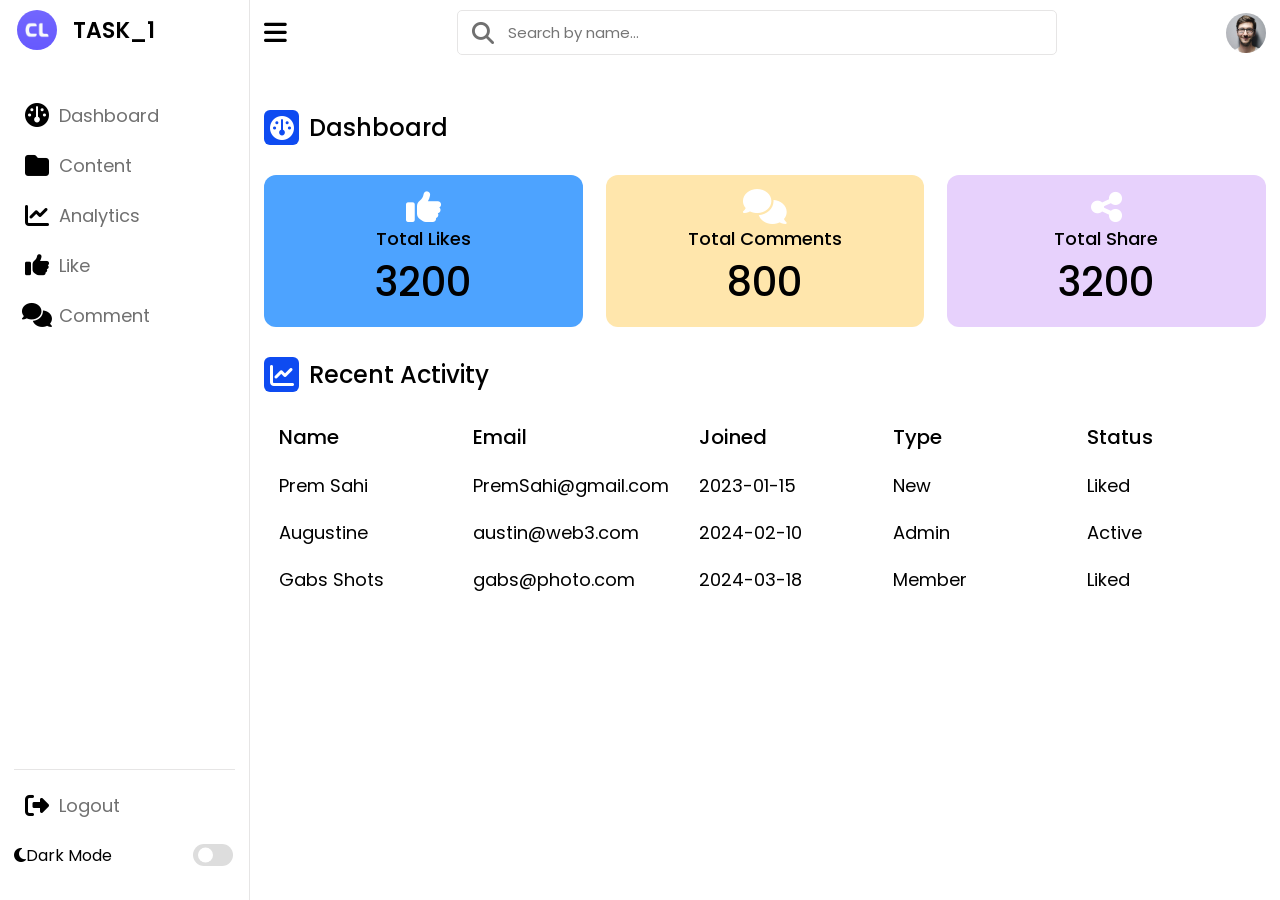
<file: Task_01/index.html>
<!DOCTYPE html>
<html lang="en">
<head>
    <meta charset="UTF-8">
    <meta http-equiv="X-UA-Compatible" content="IE=edge">
    <meta name="viewport" content="width=device-width, initial-scale=1.0">

    <link rel="stylesheet" href="styles.css">
    <link rel="stylesheet" href="https://cdnjs.cloudflare.com/ajax/libs/font-awesome/6.5.1/css/all.min.css">

    <title>TASK_1</title>
</head>
<body>

  <nav>
    <div class="logo-name">
      <div class="logo-image">
        <img src="./images/logo.png" alt="Logo">
      </div>
      <span class="logo_name">TASK_1</span>
    </div>

    <div class="menu-items">
      <ul class="nav-links">
        <li><a href="#"><i class="fa-solid fa-gauge"></i><span class="link_name">Dashboard</span></a></li>
        <li><a href="#"><i class="fa-solid fa-folder"></i><span class="link_name">Content</span></a></li>
        <li><a href="#"><i class="fa-solid fa-chart-line"></i><span class="link_name">Analytics</span></a></li>
        <li><a href="#"><i class="fa-solid fa-thumbs-up"></i><span class="link_name">Like</span></a></li>
        <li><a href="#"><i class="fa-solid fa-comments"></i><span class="link_name">Comment</span></a></li>
      </ul>

      <ul class="logout-mode">
        <li><a href="#"><i class="fa-solid fa-right-from-bracket"></i><span class="link_name">Logout</span></a></li>

        <li class="mode">
          <div class="mode-text">
            <i class="fa-solid fa-moon"></i>
            <span class="link_name">Dark Mode</span>
          </div>

          <div class="mode-toggle">
            <span class="switch"></span>
          </div>
        </li>
      </ul>
    </div>
  </nav>

  <section class="dashboard">

    <div class="top">
      <i class="fa-solid fa-bars sidebar-toggle"></i>

      <div class="search-box">
        <i class="fa-solid fa-magnifying-glass"></i>
        <input type="text" id="searchInput" placeholder="Search by name...">
      </div>

      <img src="./images/profile.jpg" alt="Profile Picture">
    </div>

    <div class="dash-content">

      <div class="overview">
        <div class="title">
          <i class="fa-solid fa-gauge"></i>
          <span class="text">Dashboard</span>
        </div>

        <div class="boxes">
          <div class="box box1">
            <i class="fa-solid fa-thumbs-up"></i>
            <span class="text">Total Likes</span>
            <span class="number">3200</span>
          </div>

          <div class="box box2">
            <i class="fa-solid fa-comments"></i>
            <span class="text">Total Comments</span>
            <span class="number">800</span>
          </div>

          <div class="box box3">
            <i class="fa-solid fa-share-nodes"></i>
            <span class="text">Total Share</span>
            <span class="number">3200</span>
          </div>
        </div>
      </div>

      <div class="activity">
        <div class="title">
          <i class="fa-solid fa-chart-line"></i>
          <span class="text">Recent Activity</span>
        </div>

        <div class="activity-data">
          <div class="data" id="nameColumn">
            <span class="data-title">Name</span>
            <span class="data-list">Prem Sahi</span>
            <span class="data-list">Augustine</span>
            <span class="data-list">Gabs Shots</span>
          </div>

          <div class="data">
            <span class="data-title">Email</span>
            <span class="data-list">PremSahi@gmail.com</span>
            <span class="data-list">austin@web3.com</span>
            <span class="data-list">gabs@photo.com</span>
          </div>

          <div class="data">
            <span class="data-title">Joined</span>
            <span class="data-list">2023-01-15</span>
            <span class="data-list">2024-02-10</span>
            <span class="data-list">2024-03-18</span>
          </div>

          <div class="data">
            <span class="data-title">Type</span>
            <span class="data-list">New</span>
            <span class="data-list">Admin</span>
            <span class="data-list">Member</span>
          </div>

          <div class="data">
            <span class="data-title">Status</span>
            <span class="data-list">Liked</span>
            <span class="data-list">Active</span>
            <span class="data-list">Liked</span>
          </div>
        </div>
      </div>

    </div>
  </section>

  <script src="script.js"></script>
</body>
</html>
</file>
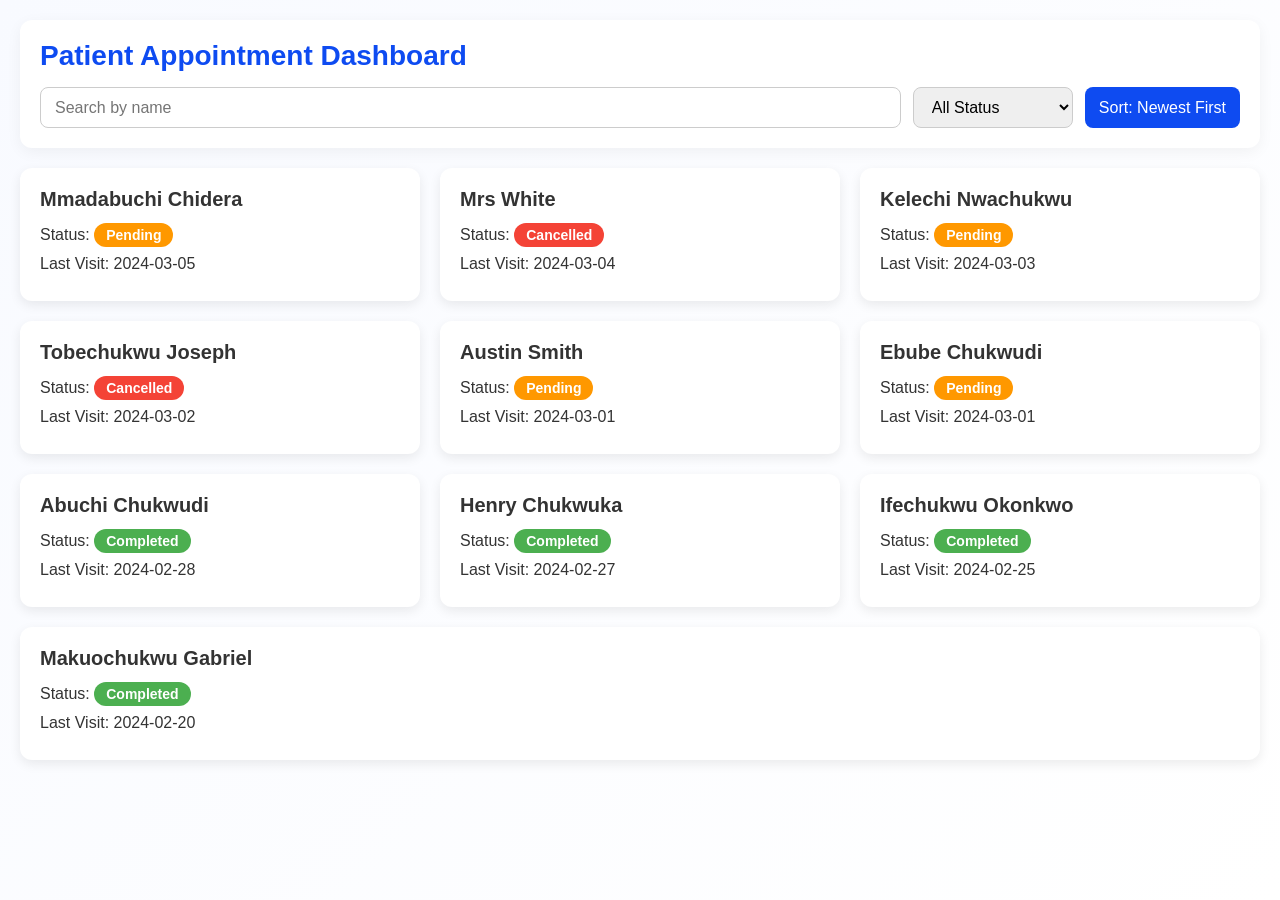
<file: Task_03/index.html>
<!DOCTYPE html>
<html lang="en">
<head>
  <meta charset="UTF-8">
  <meta name="viewport" content="width=device-width, initial-scale=1.0">
  <title>Patient Appointment Dashboard</title>
  <link rel="stylesheet" href="styles.css">
</head>
<body>

  <header>
    <h1>Patient Appointment Dashboard</h1>
    <div class="controls">
      <label for="search" class="visually-hidden">Search Patients by Name</label>
      <input type="text" id="search" placeholder="Search by name" aria-label="Search Patients by Name" />

      <label for="statusFilter" class="visually-hidden">Filter by Status</label>
      <select id="statusFilter" aria-label="Filter by Status">
        <option value="All">All Status</option>
        <option value="Pending">Pending</option>
        <option value="Completed">Completed</option>
      </select>

      <button id="sortBtn" aria-label="Sort patients by last visit date">Sort: Newest First</button>
    </div>
  </header>

  <main>
    <section id="patientList" class="patient-list" aria-live="polite">
      <div id="loading" class="loading">Loading patients...</div>
    </section>
    <section id="patientList" class="patient-list" aria-live="polite">
      <!-- Patient cards will render here -->
    </section>
  </main>

  <script src="scripts.js"></script>
</body>
</html>
</file>
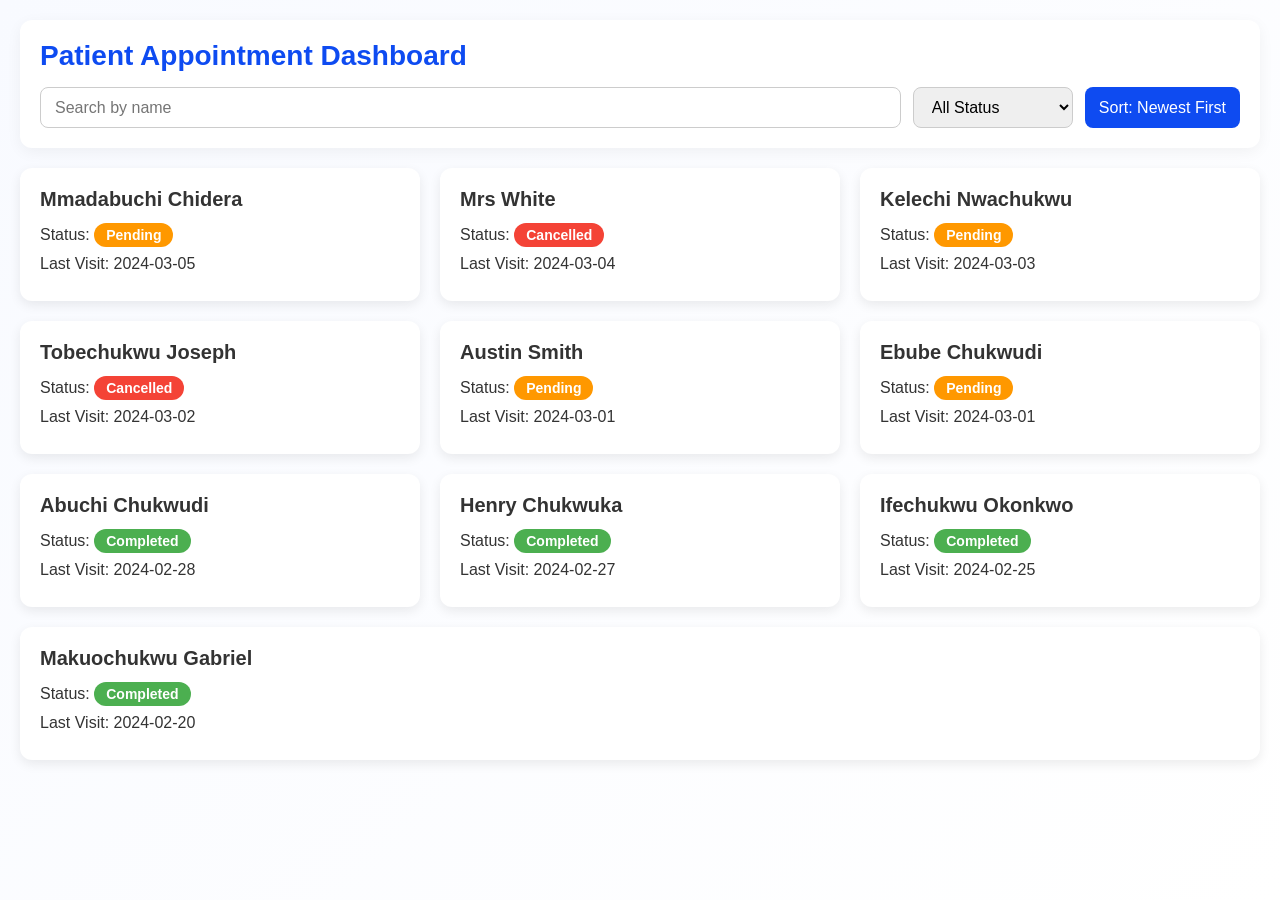
<file: Task_2/index.html>
<!DOCTYPE html>
<html lang="en">
<head>
  <meta charset="UTF-8">
  <meta name="viewport" content="width=device-width, initial-scale=1.0">
  <title>Patient Appointment Dashboard</title>
  <link rel="stylesheet" href="styles.css">
</head>
<body>

  <header>
    <h1>Patient Appointment Dashboard</h1>
    <div class="controls">
      <label for="search" class="visually-hidden">Search Patients by Name</label>
      <input type="text" id="search" placeholder="Search by name" aria-label="Search Patients by Name" />

      <label for="statusFilter" class="visually-hidden">Filter by Status</label>
      <select id="statusFilter" aria-label="Filter by Status">
        <option value="All">All Status</option>
        <option value="Pending">Pending</option>
        <option value="Completed">Completed</option>
      </select>

      <button id="sortBtn" aria-label="Sort patients by last visit date">Sort: Newest First</button>
    </div>
  </header>

  <main>
    <section id="patientList" class="patient-list" aria-live="polite">
      <!-- Patient cards will render here -->
    </section>
  </main>

  <script src="scripts.js"></script>
</body>
</html>
</file>
<file: Task_01/styles.css>
@import url('https://fonts.googleapis.com/css2?family=Poppins:wght@300;400;500;600;700&display=swap');

* {
    margin: 0;
    padding: 0;
    box-sizing: border-box;
    font-family: 'Poppins', sans-serif;
}

:root {
    --primary-color: #0E4BF1;
    --panel-color: #FFF;
    --text-color: #000;
    --black-light-color: #707070;
    --border-color: #e6e5e5;
    --toggle-color: #DDD;
    --box1-color: #4DA3FF;
    --box2-color: #FFE6AC;
    --box3-color: #E7D1FC;
    --title-icon-color: #fff;

    /* transitions */
    --tran-05: all 0.5s ease;
    --tran-03: all 0.3s ease;
    --tran-02: all 0.2s ease;
}

body {
    min-height: 100vh;
    background-color: var(--panel-color);
    color: var(--text-color);
    transition: var(--tran-03);
}

body.dark {
    --primary-color: #3A3B3C;
    --panel-color: #242526;
    --text-color: #CCC;
    --black-light-color: #CCC;
    --border-color: #4d4d4d;
    --toggle-color: #FFF;
    --box1-color: #3A3B3C;
    --box2-color: #3A3B3C;
    --box3-color: #3A3B3C;
    --title-icon-color: #CCC;
}

/* --- SIDEBAR --- */
nav {
    position: fixed;
    top: 0;
    left: 0;
    height: 100%;
    width: 250px;
    padding: 10px 14px;
    background-color: var(--panel-color);
    border-right: 1px solid var(--border-color);
    transition: var(--tran-05);
    z-index: 100;
}

nav.close {
    width: 73px;
}

nav .logo-name {
    display: flex;
    align-items: center;
}

nav .logo-image {
    display: flex;
    justify-content: center;
    min-width: 45px;
}

nav .logo-image img {
    width: 40px;
    object-fit: cover;
    border-radius: 50%;
}

nav .logo_name {
    font-size: 22px;
    font-weight: 600;
    color: var(--text-color);
    margin-left: 14px;
    transition: var(--tran-05);
    white-space: nowrap;
}

nav.close .logo_name {
    opacity: 0;
    pointer-events: none;
}

nav .menu-items {
    margin-top: 40px;
    height: calc(100% - 90px);
    display: flex;
    flex-direction: column;
    justify-content: space-between;
}

nav .menu-items li {
    list-style: none;
}

.menu-items li a {
    display: flex;
    align-items: center;
    height: 50px;
    text-decoration: none;
    position: relative;
    transition: var(--tran-03);
}

.menu-items li a i {
    font-size: 24px;
    min-width: 45px;
    height: 100%;
    display: flex;
    justify-content: center;
    align-items: center;
    color: var(--text-color);
}

.menu-items li a .link_name {
    font-size: 18px;
    font-weight: 400;
    color: var(--black-light-color);
    transition: var(--tran-05);
    white-space: nowrap;
}

nav.close li a .link_name {
    opacity: 0;
    pointer-events: none;
}

.nav-links li a:hover {
    background-color: var(--primary-color);
    border-radius: 6px;
}

.nav-links li a:hover i,
.nav-links li a:hover .link_name {
    color: #fff;
}

.menu-items .logout-mode {
    padding-top: 10px;
    border-top: 1px solid var(--border-color);
}

/* --- DARK MODE TOGGLE --- */
.mode {
    display: flex;
    align-items: center;
    justify-content: space-between;
    position: relative;
}

.mode-text {
    display: flex;
    align-items: center;
}

.menu-items .mode-toggle {
    height: 50px;
    min-width: 45px;
    display: flex;
    align-items: center;
    justify-content: center;
    cursor: pointer;
}

.mode-toggle .switch {
    position: relative;
    display: inline-block;
    height: 22px;
    width: 40px;
    border-radius: 25px;
    background-color: var(--toggle-color);
}

.switch::before {
    content: "";
    position: absolute;
    height: 15px;
    width: 15px;
    border-radius: 50%;
    background-color: var(--panel-color);
    top: 50%;
    left: 5px;
    transform: translateY(-50%);
    transition: var(--tran-03);
}

body.dark .switch::before {
    left: 20px;
}

/* --- DASHBOARD LAYOUT --- */
.dashboard {
    position: relative;
    left: 250px;
    width: calc(100% - 250px);
    min-height: 100vh;
    background-color: var(--panel-color);
    padding: 0 14px;
    transition: var(--tran-05);
}

nav.close ~ .dashboard {
    left: 73px;
    width: calc(100% - 73px);
}

.dashboard .top {
    position: fixed;
    top: 0;
    left: 250px;
    width: calc(100% - 250px);
    z-index: 100;
    background-color: var(--panel-color);
    display: flex;
    justify-content: space-between;
    align-items: center;
    padding: 10px 14px;
    transition: var(--tran-05);
}

nav.close ~ .dashboard .top {
    left: 73px;
    width: calc(100% - 73px);
}

.dashboard .top .sidebar-toggle {
    font-size: 26px;
    color: var(--text-color);
    cursor: pointer;
}

.dashboard .top .search-box {
    position: relative;
    height: 45px;
    max-width: 600px;
    width: 100%;
    margin: 0 30px;
}

.top .search-box input {
    height: 100%;
    width: 100%;
    padding: 0 25px 0 50px;
    font-size: 15px;
    border: 1px solid var(--border-color);
    border-radius: 5px;
    background-color: var(--panel-color);
    color: var(--text-color);
    outline: none;
}

.top .search-box i {
    position: absolute;
    left: 15px;
    top: 50%;
    transform: translateY(-50%);
    font-size: 22px;
    color: var(--black-light-color);
}

.top img {
    width: 40px;
    height: 40px;
    object-fit: cover;
    border-radius: 50%;
}

.dashboard .dash-content {
    padding-top: 80px; 
}

.dash-content .title {
    display: flex;
    align-items: center;
    margin: 30px 0;
}

.dash-content .title i {
    height: 35px;
    width: 35px;
    background-color: var(--primary-color);
    border-radius: 6px;
    color: var(--title-icon-color);
    display: flex;
    align-items: center;
    justify-content: center;
    font-size: 24px;
}

.dash-content .title .text {
    font-size: 24px;
    font-weight: 500;
    color: var(--text-color);
    margin-left: 10px;
}

.dash-content .boxes {
    display: flex;
    justify-content: space-between;
    align-items: center;
    flex-wrap: wrap;
}

.dash-content .boxes .box {
    display: flex;
    flex-direction: column;
    align-items: center;
    border-radius: 12px;
    width: calc(100% / 3 - 15px);
    padding: 15px 20px;
    background-color: var(--box1-color);
    transition: var(--tran-05);
}

.boxes .box i {
    font-size: 35px;
    color: var(--title-icon-color);
}

.boxes .box .text {
    white-space: nowrap;
    font-size: 18px;
    font-weight: 500;
    color: var(--text-color);
}

.boxes .box .number {
    font-size: 40px;
    font-weight: 500;
    color: var(--text-color);
}

.boxes .box.box2 { background-color: var(--box2-color); }
.boxes .box.box3 { background-color: var(--box3-color); }

/* --- ACTIVITY DATA --- */
.activity .activity-data {
    display: flex;
    width: 100%;
    justify-content: space-between; /* Spreads columns across big screen */
    padding-bottom: 10px;
}

.activity-data .data {
    display: flex;
    flex-direction: column;
    flex: 1; /* Forces columns to stretch to fill the page */
    margin: 0 15px;
}

.activity-data .data-title {
    font-size: 20px;
    font-weight: 500;
    color: var(--text-color);
}

.activity-data .data-list {
    font-size: 18px;
    font-weight: 400;
    margin-top: 20px;
    white-space: nowrap;
    color: var(--text-color);
}

/* --- MOBILE RESPONSIVENESS FIXES --- */
@media screen and (max-width: 1000px) {
    body {
        min-height: auto;
    }

    nav { width: 73px; }
    
    /* When Sidebar is Opened on mobile */
    nav:not(.close) { width: 250px; }

    /* Fix: Show text only when sidebar is NOT closed */
    nav .link_name, 
    nav .logo_name { 
        display: none; 
        opacity: 0;
    }
    
    nav:not(.close) .link_name, 
    nav:not(.close) .logo_name { 
        display: block; 
        opacity: 1;
    }

    /* Layout sync for mobile */
    .dashboard, 
    .dashboard .top {
        left: 73px;
        width: calc(100% - 73px);
        min-height: auto;
    }

    nav:not(.close) ~ .dashboard, 
    nav:not(.close) ~ .dashboard .top {
        left: 250px;
        width: calc(100% - 250px);
    }
}

@media screen and (max-width: 780px) {
    .dash-content .boxes .box {
        width: calc(100% / 2 - 15px);
        margin-top: 15px;
    }

    /* On smaller mobile, allow horizontal scroll instead of squishing */
    .activity .activity-data {
        overflow-x: auto;
        justify-content: flex-start;
    }
    .activity-data .data {
        flex: none;
    }
}

@media screen and (max-width: 560px) {
    .dash-content .boxes .box {
        width: 100%;
    }
}

@media screen and (max-width: 500px) {
    .dashboard .top .sidebar-toggle {
        display: block;
    }
    .top .search-box {
        margin: 0 10px;
    }
    /* Fix for extra bottom space */
    .dash-content {
        padding-bottom: 20px;
    }
}
</file>
<file: Task_03/styles.css>
/* Reset & font */
* {
  margin: 0;
  padding: 0;
  box-sizing: border-box;
  font-family: 'Poppins', sans-serif;
}

/* Body - soft hospital gradient */
body {
  background: linear-gradient(135deg, #f8faff, #ffffff);
  min-height: 100vh;
  color: #333;
  padding: 20px;
}

/* Visually hidden class for accessibility */
.visually-hidden {
  position: absolute;
  width: 1px;
  height: 1px;
  margin: -1px;
  overflow: hidden;
  clip: rect(0 0 0 0);
  border: 0;
}

/* Header */
header {
  background: #ffffff;
  padding: 20px;
  border-radius: 12px;
  box-shadow: 0 4px 15px rgba(0,0,0,0.05);
  margin-bottom: 20px;
}

header h1 {
  font-size: 28px;
  color: #0e4bf1;
  margin-bottom: 15px;
}

/* Controls */
.controls {
  display: flex;
  gap: 12px;
  flex-wrap: wrap;
}

.controls input,
.controls select,
.controls button {
  padding: 10px 14px;
  font-size: 16px;
  border-radius: 8px;
  border: 1px solid #ccc;
  outline: none;
}

.controls input {
  flex: 1 1 200px;
}

.controls select {
  flex: 0 0 160px;
}

.controls button {
  background-color: #0e4bf1;
  color: #fff;
  border: none;
  cursor: pointer;
  transition: 0.3s;
}

.controls button:hover {
  background-color: #0839a9;
}

.loading {
  width: 100%;
  text-align: center;
  font-size: 18px;
  padding: 40px;
  color: #0e4bf1;
  display: none;
}



/* Patient List */
.patient-list {
  display: flex;
  flex-wrap: wrap;
  gap: 20px;
  justify-content: flex-start;
}

/* Patient Card */
.patient-card {
  flex: 1 1 calc(33% - 20px);
  background-color: #ffffff;
  border-radius: 12px;
  padding: 20px;
  box-shadow: 0 4px 12px rgba(0,0,0,0.08);
  transition: transform 0.2s, box-shadow 0.2s;
}

.patient-card:hover {
  transform: translateY(-5px);
  box-shadow: 0 6px 20px rgba(0,0,0,0.12);
}

.patient-card h2 {
  font-size: 20px;
  margin-bottom: 12px;
}

.patient-card p {
  margin-bottom: 8px;
  font-weight: 500;
}

/* Status Badges */
.status {
  font-weight: 600;
  padding: 4px 12px;
  border-radius: 20px;
  font-size: 14px;
  color: #fff;
  display: inline-block;
}

.status.Pending { background-color: #ff9800; }
.status.Completed { background-color: #4caf50; }
.status.Cancelled { background-color: #f44336; }

/* Responsive */
@media screen and (max-width: 900px) {
  .patient-card { flex: 1 1 calc(50% - 20px); }
}

@media screen and (max-width: 500px) {
  .patient-card { flex: 1 1 100%; }
  .controls { flex-direction: column; }
}
</file>
<file: Task_2/styles.css>
/* Reset & font */
* {
  margin: 0;
  padding: 0;
  box-sizing: border-box;
  font-family: 'Poppins', sans-serif;
}

/* Body - soft hospital gradient */
body {
  background: linear-gradient(135deg, #f8faff, #ffffff);
  min-height: 100vh;
  color: #333;
  padding: 20px;
}

/* Visually hidden class for accessibility */
.visually-hidden {
  position: absolute;
  width: 1px;
  height: 1px;
  margin: -1px;
  overflow: hidden;
  clip: rect(0 0 0 0);
  border: 0;
}

/* Header */
header {
  background: #ffffff;
  padding: 20px;
  border-radius: 12px;
  box-shadow: 0 4px 15px rgba(0,0,0,0.05);
  margin-bottom: 20px;
}

header h1 {
  font-size: 28px;
  color: #0e4bf1;
  margin-bottom: 15px;
}

/* Controls */
.controls {
  display: flex;
  gap: 12px;
  flex-wrap: wrap;
}

.controls input,
.controls select,
.controls button {
  padding: 10px 14px;
  font-size: 16px;
  border-radius: 8px;
  border: 1px solid #ccc;
  outline: none;
}

.controls input {
  flex: 1 1 200px;
}

.controls select {
  flex: 0 0 160px;
}

.controls button {
  background-color: #0e4bf1;
  color: #fff;
  border: none;
  cursor: pointer;
  transition: 0.3s;
}

.controls button:hover {
  background-color: #0839a9;
}

/* Patient List */
.patient-list {
  display: flex;
  flex-wrap: wrap;
  gap: 20px;
  justify-content: flex-start;
}

/* Patient Card */
.patient-card {
  flex: 1 1 calc(33% - 20px);
  background-color: #ffffff;
  border-radius: 12px;
  padding: 20px;
  box-shadow: 0 4px 12px rgba(0,0,0,0.08);
  transition: transform 0.2s, box-shadow 0.2s;
}

.patient-card:hover {
  transform: translateY(-5px);
  box-shadow: 0 6px 20px rgba(0,0,0,0.12);
}

.patient-card h2 {
  font-size: 20px;
  margin-bottom: 12px;
}

.patient-card p {
  margin-bottom: 8px;
  font-weight: 500;
}

/* Status Badges */
.status {
  font-weight: 600;
  padding: 4px 12px;
  border-radius: 20px;
  font-size: 14px;
  color: #fff;
  display: inline-block;
}

.status.Pending { background-color: #ff9800; }
.status.Completed { background-color: #4caf50; }
.status.Cancelled { background-color: #f44336; }

/* Responsive */
@media screen and (max-width: 900px) {
  .patient-card { flex: 1 1 calc(50% - 20px); }
}

@media screen and (max-width: 500px) {
  .patient-card { flex: 1 1 100%; }
  .controls { flex-direction: column; }
}
</file>
